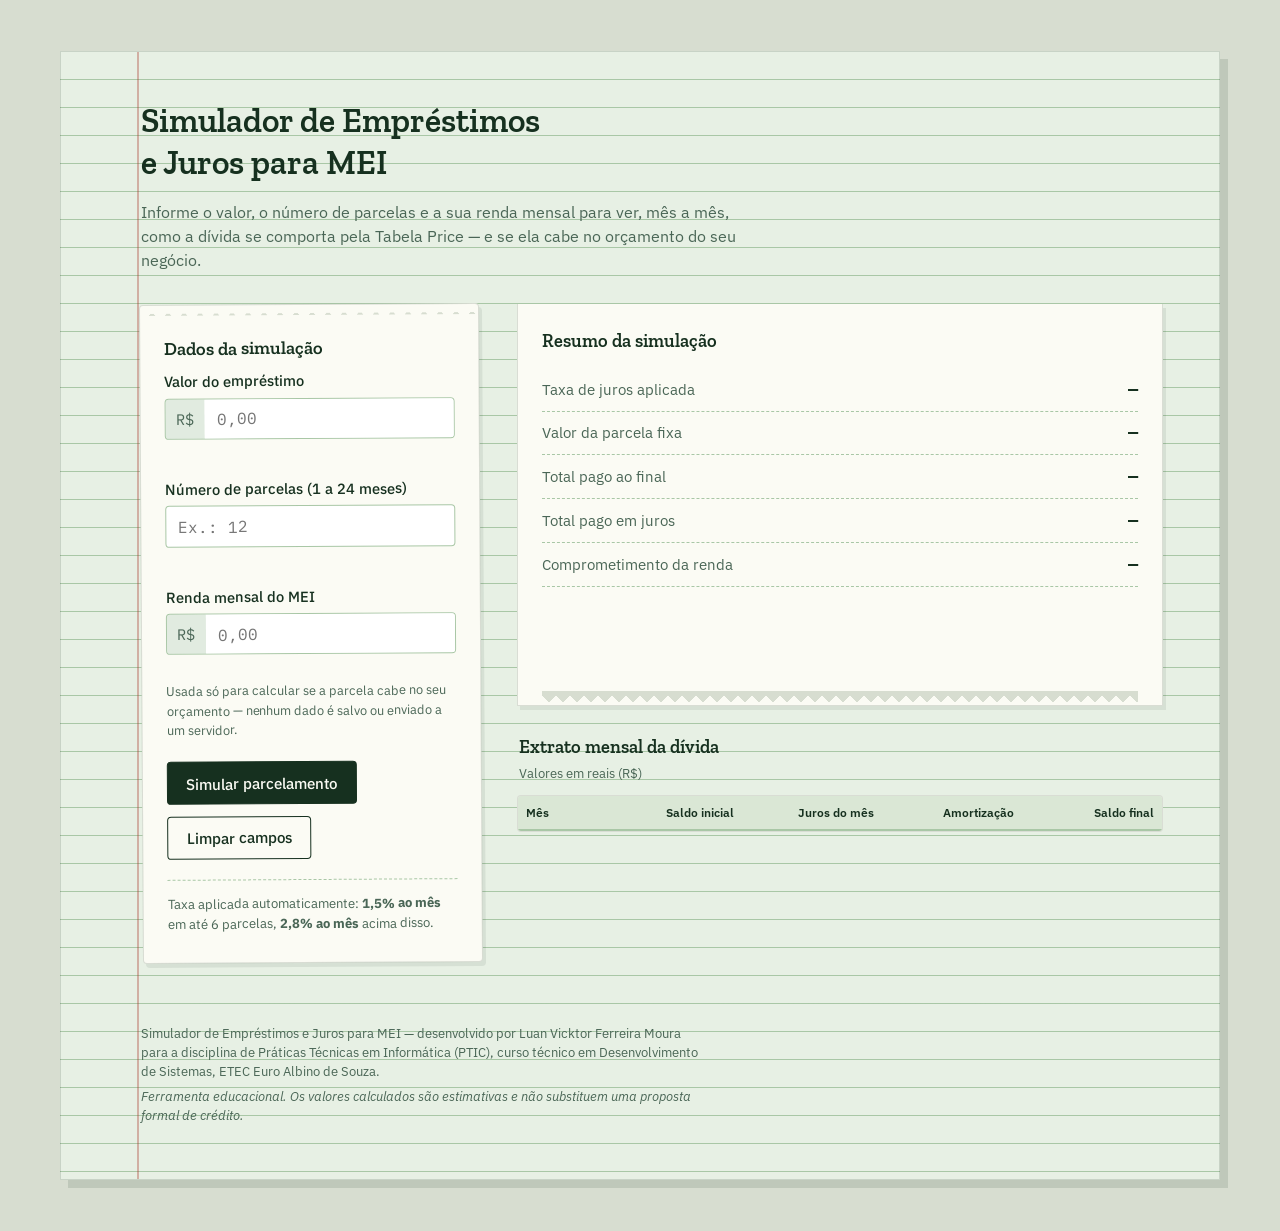
<file: index.html>
<!DOCTYPE html>
<html lang="pt-BR">
<head>
  <meta charset="UTF-8">
  <meta name="viewport" content="width=device-width, initial-scale=1.0">
  <title>Simulador de Empréstimos e Juros para MEI</title>
  <meta name="description" content="Simule parcelamentos de crédito para Microempreendedores Individuais com juros pela Tabela Price e auditoria de comprometimento de renda.">

  <link rel="preconnect" href="https://fonts.googleapis.com">
  <link rel="preconnect" href="https://fonts.gstatic.com" crossorigin>
  <link href="https://fonts.googleapis.com/css2?family=Zilla+Slab:wght@500;600;700&family=IBM+Plex+Sans:wght@400;500;600&family=IBM+Plex+Mono:wght@400;500;600&display=swap" rel="stylesheet">

  <link rel="stylesheet" href="style.css">
</head>
<body>

  <div class="pagina">

    <header class="cabecalho">
      <h1>Simulador de Empréstimos e Juros para MEI</h1>
      <p class="subtitulo">
        Informe o valor, o número de parcelas e a sua renda mensal para ver, mês a mês,
        como a dívida se comporta pela Tabela Price — e se ela cabe no orçamento do seu negócio.
      </p>
    </header>

    <main class="conteudo">

      <section class="ficha" aria-labelledby="ficha-titulo">
        <h2 id="ficha-titulo">Dados da simulação</h2>

        <form id="form-simulacao" novalidate>

          <div class="campo">
            <label for="ValorEmp">Valor do empréstimo</label>
            <div class="campo__moeda">
              <span aria-hidden="true">R$</span>
              <input
                type="number"
                id="ValorEmp"
                name="ValorEmp"
                inputmode="decimal"
                min="1"
                step="0.01"
                placeholder="0,00"
                autocomplete="off"
                required
              >
            </div>
            <p class="campo__erro" id="erro-ValorEmp" role="alert"></p>
          </div>

          <div class="campo">
            <label for="QtdP">Número de parcelas (1 a 24 meses)</label>
            <input
              type="number"
              id="QtdP"
              name="QtdP"
              inputmode="numeric"
              min="1"
              max="24"
              step="1"
              placeholder="Ex.: 12"
              autocomplete="off"
              required
            >
            <p class="campo__erro" id="erro-QtdP" role="alert"></p>
          </div>

          <div class="campo">
            <label for="RenM">Renda mensal do MEI</label>
            <div class="campo__moeda">
              <span aria-hidden="true">R$</span>
              <input
                type="number"
                id="RenM"
                name="RenM"
                inputmode="decimal"
                min="1"
                step="0.01"
                placeholder="0,00"
                autocomplete="off"
                required
              >
            </div>
            <p class="campo__erro" id="erro-RenM" role="alert"></p>
            <p class="campo__ajuda">
              Usada só para calcular se a parcela cabe no seu orçamento — nenhum dado é salvo ou enviado a um servidor.
            </p>
          </div>

          <div class="acoes">
            <button type="submit" class="botao botao--principal">Simular parcelamento</button>
            <button type="reset" class="botao botao--secundario" id="botao-limpar">Limpar campos</button>
          </div>

          <p class="regra-taxa">
            Taxa aplicada automaticamente: <strong>1,5% ao mês</strong> em até 6 parcelas,
            <strong>2,8% ao mês</strong> acima disso.
          </p>

        </form>
      </section>

      <section class="resultado" id="resultado" hidden aria-live="polite">

        <div class="recibo">
          <h2>Resumo da simulação</h2>

          <dl class="recibo__lista">
            <div class="recibo__linha">
              <dt>Taxa de juros aplicada</dt>
              <dd id="res-taxa">—</dd>
            </div>
            <div class="recibo__linha">
              <dt>Valor da parcela fixa</dt>
              <dd id="res-parcela">—</dd>
            </div>
            <div class="recibo__linha">
              <dt>Total pago ao final</dt>
              <dd id="res-total">—</dd>
            </div>
            <div class="recibo__linha">
              <dt>Total pago em juros</dt>
              <dd id="res-juros">—</dd>
            </div>
            <div class="recibo__linha">
              <dt>Comprometimento da renda</dt>
              <dd id="res-comprometimento">—</dd>
            </div>
          </dl>

          <div class="selo" id="selo-auditoria">
            <span id="selo-texto">—</span>
          </div>

          <p class="recibo__mensagem" id="mensagem-auditoria"></p>
        </div>

        <div class="extrato">
          <h2>Extrato mensal da dívida</h2>
          <p class="extrato__legenda">Valores em reais (R$)</p>
          <div class="extrato__tabela-wrap">
            <table>
              <thead>
                <tr>
                  <th scope="col">Mês</th>
                  <th scope="col">Saldo inicial</th>
                  <th scope="col">Juros do mês</th>
                  <th scope="col">Amortização</th>
                  <th scope="col">Saldo final</th>
                </tr>
              </thead>
              <tbody id="corpo-extrato"></tbody>
            </table>
          </div>
        </div>

      </section>

    </main>

    <footer class="rodape">
      <p>
        Simulador de Empréstimos e Juros para MEI — desenvolvido por Luan Vicktor Ferreira Moura
        para a disciplina de Práticas Técnicas em Informática (PTIC), curso técnico em
        Desenvolvimento de Sistemas, ETEC Euro Albino de Souza.
      </p>
      <p class="rodape__aviso">
        Ferramenta educacional. Os valores calculados são estimativas e não substituem uma proposta formal de crédito.
      </p>
    </footer>

  </div>

  <script src="script.js"></script>
</body>
</html>
</file>
<file: style.css>
/* =========================================================================
   Simulador de Empréstimos e Juros para MEI
   Identidade visual: página de livro-razão (ledger) + carnê de pagamento.
   Papel pautado verde-claro, cartão-ficha, recibo com borda serrilhada
   e um "selo" de auditoria — referências do universo contábil do MEI.
   ========================================================================= */

:root {
  /* Paleta (papel de livro-razão + tintas de carimbo) */
  --paper: #e7f0e4;
  --paper-line: #a9c7a6;
  --ink: #16301f;
  --ink-soft: #4a6656;
  --card: #fbfbf4;
  --stamp-red: #a6352a;
  --stamp-blue: #1e4e6b;
  --desk: #d7ddd0;

  /* Tipografia */
  --fonte-titulo: 'Zilla Slab', Georgia, serif;
  --fonte-corpo: 'IBM Plex Sans', 'Segoe UI', sans-serif;
  --fonte-numeros: 'IBM Plex Mono', 'Courier New', monospace;

  --raio: 4px;
}

/* ----- Reset básico ----- */
* {
  box-sizing: border-box;
}

body {
  margin: 0;
  background: var(--desk);
  color: var(--ink);
  font-family: var(--fonte-corpo);
  line-height: 1.5;
  -webkit-font-smoothing: antialiased;
}

h1, h2 {
  font-family: var(--fonte-titulo);
  color: var(--ink);
  margin: 0 0 0.4em;
  font-weight: 600;
}

a { color: var(--stamp-blue); }

/* ----- A "página" de livro-razão ----- */
.pagina {
  position: relative;
  max-width: 1160px;
  margin: clamp(1rem, 4vw, 3.5rem) auto;
  padding: clamp(1.5rem, 4vw, 3rem) clamp(1.25rem, 5vw, 3.5rem);
  background:
    repeating-linear-gradient(
      to bottom,
      transparent 0,
      transparent 27px,
      var(--paper-line) 27px,
      var(--paper-line) 28px
    ),
    var(--paper);
  box-shadow: 8px 8px 0 rgba(22, 48, 31, 0.12);
  border: 1px solid rgba(22, 48, 31, 0.15);
}

/* margem vermelha de caderno, deslocada para a área de conteúdo */
.pagina::before {
  content: '';
  position: absolute;
  top: 0;
  bottom: 0;
  left: clamp(2.6rem, 8vw, 4.75rem);
  width: 2px;
  background: rgba(166, 53, 42, 0.35);
  pointer-events: none;
}

.cabecalho {
  padding-left: clamp(0.75rem, 2vw, 1.5rem);
  margin-bottom: 2rem;
}

.cabecalho h1 {
  font-size: clamp(1.5rem, 3.4vw, 2.1rem);
  line-height: 1.25;
  max-width: 22ch;
}

.subtitulo {
  max-width: 62ch;
  color: var(--ink-soft);
  font-size: 1rem;
}

/* ----- Layout principal ----- */
.conteudo {
  display: grid;
  grid-template-columns: minmax(260px, 340px) minmax(0, 1fr);
  gap: clamp(1.25rem, 3vw, 2.25rem);
  align-items: start;
  padding-left: clamp(0.75rem, 2vw, 1.5rem);
}

@media (max-width: 860px) {
  .conteudo {
    grid-template-columns: 1fr;
  }
}

/* ----- Ficha (formulário) — cartão-índice com topo serrilhado ----- */
.ficha {
  background: var(--card);
  border: 1px solid rgba(22, 48, 31, 0.15);
  border-radius: var(--raio);
  padding: 1.5rem 1.5rem 1.75rem;
  transform: rotate(-0.35deg);
  box-shadow: 3px 4px 0 rgba(22, 48, 31, 0.08);
  position: relative;
}

.ficha::before {
  content: '';
  display: block;
  height: 10px;
  margin: -1.5rem -1.5rem 1.25rem;
  background-image: radial-gradient(circle, var(--desk) 3px, transparent 3.5px);
  background-size: 16px 16px;
  background-position: top 3px left 4px;
}

.ficha h2 {
  font-size: 1.15rem;
}

.campo {
  margin-bottom: 1.15rem;
}

.campo label {
  display: block;
  font-size: 0.92rem;
  font-weight: 500;
  margin-bottom: 0.35rem;
}

.campo input {
  width: 100%;
  font-family: var(--fonte-numeros);
  font-size: 1rem;
  padding: 0.6rem 0.75rem;
  border: 1px solid var(--paper-line);
  border-radius: var(--raio);
  background: #fff;
  color: var(--ink);
}

.campo__moeda {
  display: flex;
  align-items: stretch;
  border: 1px solid var(--paper-line);
  border-radius: var(--raio);
  overflow: hidden;
  background: #fff;
}

.campo__moeda span {
  display: flex;
  align-items: center;
  padding: 0 0.65rem;
  background: rgba(169, 199, 166, 0.35);
  font-family: var(--fonte-numeros);
  color: var(--ink-soft);
  font-size: 0.95rem;
}

.campo__moeda input {
  border: none;
  border-radius: 0;
}

.campo input:focus,
.botao:focus-visible {
  outline: 3px solid var(--stamp-blue);
  outline-offset: 2px;
}

.campo__moeda:focus-within {
  outline: 3px solid var(--stamp-blue);
  outline-offset: 2px;
}

.campo__erro {
  min-height: 1.1em;
  margin: 0.35rem 0 0;
  font-size: 0.85rem;
  color: var(--stamp-red);
}

.campo__ajuda {
  margin: 0.4rem 0 0;
  font-size: 0.8rem;
  color: var(--ink-soft);
}

.acoes {
  display: flex;
  gap: 0.75rem;
  flex-wrap: wrap;
  margin-top: 1.4rem;
}

.botao {
  font-family: var(--fonte-corpo);
  font-size: 0.95rem;
  font-weight: 500;
  padding: 0.65rem 1.15rem;
  border-radius: var(--raio);
  border: 1.5px solid var(--ink);
  cursor: pointer;
  transition: transform 0.12s ease, background-color 0.12s ease;
}

.botao--principal {
  background: var(--ink);
  color: var(--card);
}

.botao--principal:hover {
  background: #1f4029;
}

.botao--secundario {
  background: transparent;
  color: var(--ink);
}

.botao--secundario:hover {
  background: rgba(22, 48, 31, 0.06);
}

.botao:active {
  transform: translateY(1px);
}

.regra-taxa {
  margin: 1.25rem 0 0;
  padding-top: 0.9rem;
  border-top: 1px dashed var(--paper-line);
  font-size: 0.82rem;
  color: var(--ink-soft);
}

/* ----- Resultado ----- */
.resultado {
  display: flex;
  flex-direction: column;
  gap: 1.75rem;
}

/* Recibo (resumo) com base serrilhada, como um talão de carnê */
.recibo {
  background: var(--card);
  border: 1px solid rgba(22, 48, 31, 0.15);
  border-top: none;
  padding: 1.5rem 1.5rem 0;
  box-shadow: 3px 4px 0 rgba(22, 48, 31, 0.08);
  position: relative;
}

.recibo h2 {
  font-size: 1.15rem;
}

.recibo__lista {
  margin: 0.75rem 0 0;
}

.recibo__linha {
  display: flex;
  justify-content: space-between;
  align-items: baseline;
  gap: 1rem;
  padding: 0.55rem 0;
  border-bottom: 1px dashed var(--paper-line);
}

.recibo__linha dt {
  color: var(--ink-soft);
  font-size: 0.92rem;
}

.recibo__linha dd {
  margin: 0;
  font-family: var(--fonte-numeros);
  font-size: 1.05rem;
  font-weight: 500;
  text-align: right;
  white-space: nowrap;
}

.selo {
  display: inline-flex;
  align-items: center;
  justify-content: center;
  margin: 1.1rem 0 0.25rem;
  padding: 0.5rem 1.25rem;
  border: 3px double currentColor;
  border-radius: var(--raio);
  font-family: var(--fonte-titulo);
  font-weight: 700;
  font-size: 1rem;
  letter-spacing: 0.03em;
  transform: rotate(-4deg);
  opacity: 0;
  transition: opacity 0.15s ease, transform 0.15s ease;
}

.selo.selo--visivel {
  opacity: 0.9;
  animation: carimbar 0.28s ease-out;
}

.selo--aprovado {
  color: var(--stamp-blue);
}

.selo--risco {
  color: var(--stamp-red);
}

@keyframes carimbar {
  0%   { transform: rotate(-4deg) scale(1.6); opacity: 0; }
  70%  { transform: rotate(-4deg) scale(0.95); opacity: 0.9; }
  100% { transform: rotate(-4deg) scale(1); opacity: 0.9; }
}

@media (prefers-reduced-motion: reduce) {
  .selo.selo--visivel {
    animation: none;
  }
}

.recibo__mensagem {
  margin: 0;
  padding: 0.9rem 0 1.4rem;
  font-size: 0.92rem;
  color: var(--ink-soft);
}

/* borda serrilhada inferior do recibo, imitando papel destacado */
.recibo::after {
  content: '';
  display: block;
  height: 14px;
  background:
    linear-gradient(-45deg, var(--card) 7px, transparent 0) 0 0 / 14px 14px,
    linear-gradient(45deg, var(--card) 7px, transparent 0) 0 0 / 14px 14px;
  background-color: var(--desk);
}

@media (max-width: 860px) {
  .recibo::after {
    background-color: var(--paper);
  }
}

/* ----- Extrato (tabela) ----- */
.extrato h2 {
  font-size: 1.15rem;
  padding-left: 0.1rem;
  margin-bottom: 0.15rem;
}

.extrato__legenda {
  margin: 0 0 0.75rem 0.1rem;
  font-size: 0.8rem;
  color: var(--ink-soft);
}

.extrato__tabela-wrap {
  overflow-x: auto;
  border: 1px solid rgba(22, 48, 31, 0.15);
  border-radius: var(--raio);
  background: var(--card);
}

table {
  width: 100%;
  border-collapse: collapse;
  table-layout: fixed;
  font-family: var(--fonte-numeros);
  font-size: 0.82rem;
  min-width: 380px;
}

thead th {
  position: sticky;
  top: 0;
  background: rgba(169, 199, 166, 0.4);
  font-family: var(--fonte-corpo);
  font-weight: 600;
  font-size: 0.76rem;
  line-height: 1.25;
  text-align: right;
  padding: 0.55rem 0.5rem;
  border-bottom: 2px solid var(--paper-line);
}

thead th:first-child,
tbody td:first-child {
  text-align: left;
  width: 13%;
}

tbody td {
  padding: 0.45rem 0.5rem;
  text-align: right;
  border-bottom: 1px solid rgba(169, 199, 166, 0.5);
  white-space: nowrap;
  overflow: hidden;
  text-overflow: ellipsis;
}

/* Em telas bem estreitas, comprime ainda mais para evitar rolagem lateral. */
@media (max-width: 480px) {
  table {
    font-size: 0.72rem;
    min-width: 0;
  }

  thead th,
  tbody td {
    padding: 0.4rem 0.3rem;
  }
}

tbody tr:last-child td {
  font-weight: 600;
  border-bottom: none;
}

tbody tr.linha-risco td {
  color: var(--stamp-red);
}

/* ----- Rodapé ----- */
.rodape {
  margin-top: 2.5rem;
  padding: 1.25rem clamp(0.75rem, 2vw, 1.5rem) 0;
  border-top: 1px dashed var(--paper-line);
  font-size: 0.8rem;
  color: var(--ink-soft);
}

.rodape p {
  margin: 0 0 0.35rem;
  max-width: 70ch;
}

.rodape__aviso {
  font-style: italic;
}
</file>
